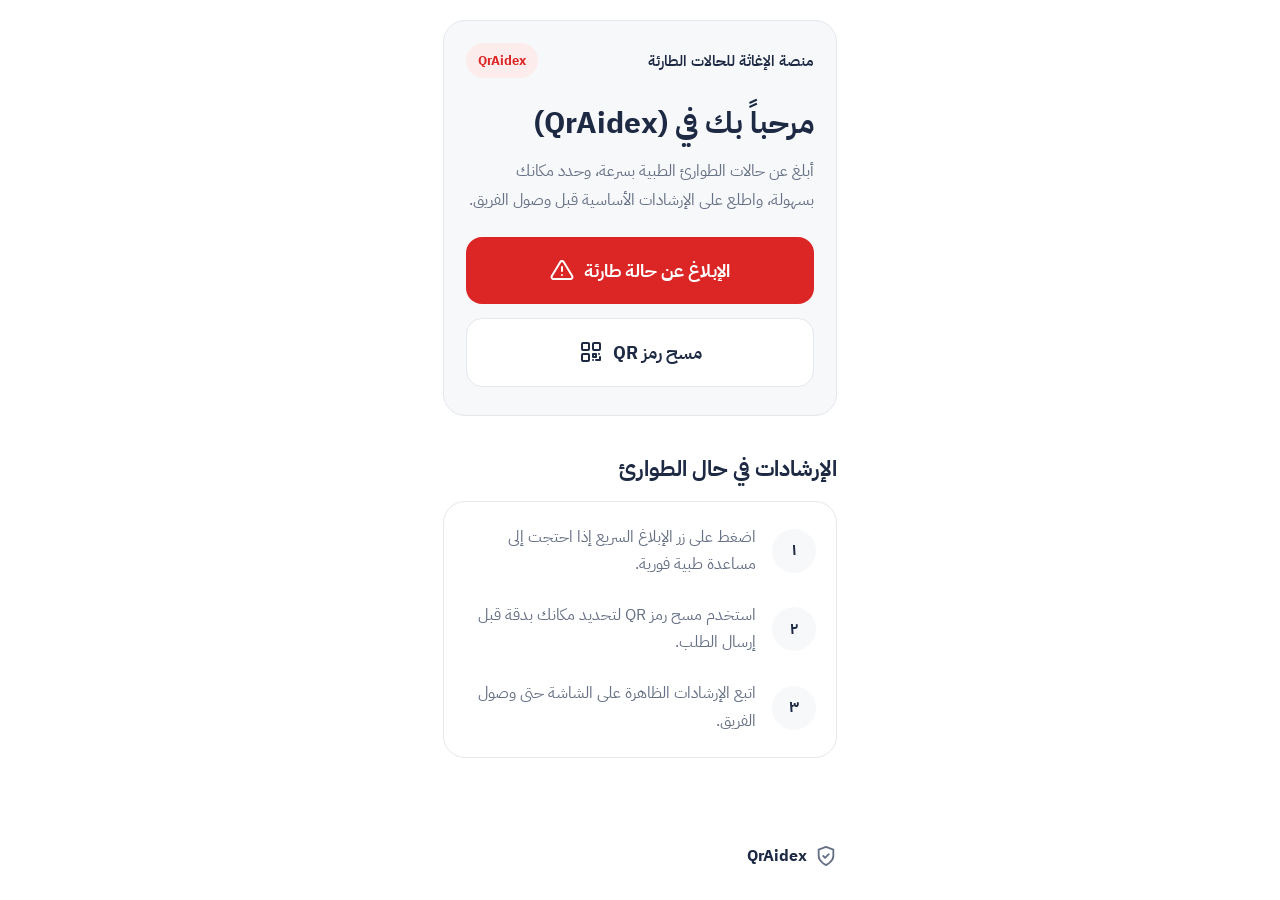
<file: fan/index.html>
<!DOCTYPE html>
<html lang="ar" dir="rtl">
<head>
  <meta charset="UTF-8">
  <meta name="viewport" content="width=device-width, initial-scale=1.0">
  <title>QrAidex</title>
  <link rel="preconnect" href="https://fonts.googleapis.com">
  <link href="https://fonts.googleapis.com/css2?family=IBM+Plex+Sans+Arabic:wght@400;600;700&display=swap" rel="stylesheet">
  <link rel="stylesheet" href="pages.css">
</head>
<body>
  <main class="page">

    <section class="hero">
      <div class="hero-top">
        <span class="subtitle">منصة الإغاثة للحالات الطارئة</span>
        <span class="badge">QrAidex</span>
      </div>

      <h1>مرحباً بك في <span>(QrAidex)</span></h1>
      <p>أبلغ عن حالات الطوارئ الطبية بسرعة، وحدد مكانك بسهولة، واطلع على الإرشادات الأساسية قبل وصول الفريق.</p>

      <a class="btn btn-danger" id="reportBtn" href="report.html">
        الإبلاغ عن حالة طارئة
        <svg width="24" height="24" viewBox="0 0 24 24" fill="none" stroke="currentColor" stroke-width="2" stroke-linecap="round" stroke-linejoin="round">
          <path d="M10.3 3.9 1.8 18a2 2 0 0 0 1.7 3h17a2 2 0 0 0 1.7-3L13.7 3.9a2 2 0 0 0-3.4 0z"/>
          <line x1="12" y1="9" x2="12" y2="13"/>
          <line x1="12" y1="17" x2="12.01" y2="17"/>
        </svg>
      </a>

      <a class="btn btn-light" id="qrBtn" href="report.html">
        مسح رمز QR
        <svg width="24" height="24" viewBox="0 0 24 24" fill="none" stroke="currentColor" stroke-width="2" stroke-linecap="round" stroke-linejoin="round">
          <rect x="3" y="3" width="7" height="7" rx="1"/>
          <rect x="14" y="3" width="7" height="7" rx="1"/>
          <rect x="3" y="14" width="7" height="7" rx="1"/>
          <path d="M14 14h3v3h-3zM20 14v.01M14 20h.01M17 20h4v-3"/>
        </svg>
      </a>
    </section>

    <section class="guide">
      <h2>الإرشادات في حال الطوارئ</h2>
      <div class="steps">
        <div class="step"><span class="step-num">١</span><span>اضغط على زر الإبلاغ السريع إذا احتجت إلى مساعدة طبية فورية.</span></div>
        <div class="step"><span class="step-num">٢</span><span>استخدم مسح رمز QR لتحديد مكانك بدقة قبل إرسال الطلب.</span></div>
        <div class="step"><span class="step-num">٣</span><span>اتبع الإرشادات الظاهرة على الشاشة حتى وصول الفريق.</span></div>
      </div>
    </section>

    <footer class="footer">
      <svg width="22" height="22" viewBox="0 0 24 24" fill="none" stroke="currentColor" stroke-width="2" stroke-linecap="round" stroke-linejoin="round">
        <path d="M12 22s8-4 8-10V5l-8-3-8 3v7c0 6 8 10 8 10z"/>
        <path d="m9 12 2 2 4-4"/>
      </svg>
      <span>QrAidex</span>
    </footer>

  </main>

  <script>
    var q = location.search;
    document.getElementById('reportBtn').href = 'report.html' + q;
    document.getElementById('qrBtn').href = 'report.html' + q;
  </script>
</body>
</html>
</file>
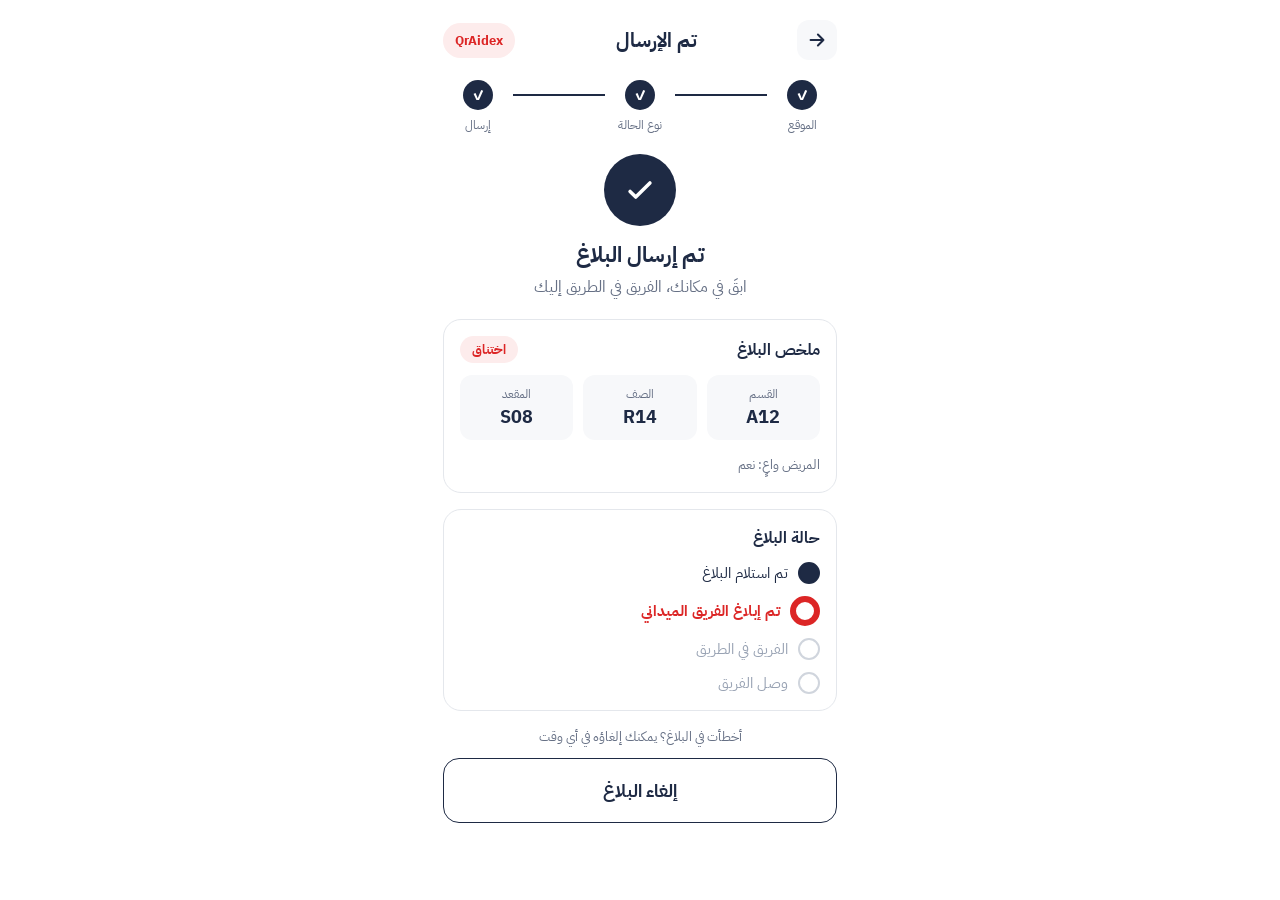
<file: sent.html>
<!DOCTYPE html>
<html lang="ar" dir="rtl">
<head>
  <meta charset="UTF-8">
  <meta name="viewport" content="width=device-width, initial-scale=1.0">
  <title>QrAidex - تم الإرسال</title>
  <link rel="preconnect" href="https://fonts.googleapis.com">
  <link href="https://fonts.googleapis.com/css2?family=IBM+Plex+Sans+Arabic:wght@400;600;700&display=swap" rel="stylesheet">
  <link rel="stylesheet" href="sent.css">
</head>
<body>
  <main class="page">

    <header class="topbar">
      <a href="index.html" class="back">
        <svg width="22" height="22" viewBox="0 0 24 24" fill="none" stroke="currentColor" stroke-width="2.2" stroke-linecap="round" stroke-linejoin="round"><path d="M5 12h14M13 6l6 6-6 6"/></svg>
      </a>
      <h1 class="topbar-title">تم الإرسال</h1>
      <span class="badge">QrAidex</span>
    </header>

    <div class="stepper">
      <div class="st"><span class="dot">✓</span><small>الموقع</small></div>
      <div class="line"></div>
      <div class="st"><span class="dot">✓</span><small>نوع الحالة</small></div>
      <div class="line"></div>
      <div class="st"><span class="dot">✓</span><small>إرسال</small></div>
    </div>

    <div class="success">
      <span class="success-icon">
        <svg width="34" height="34" viewBox="0 0 24 24" fill="none" stroke="currentColor" stroke-width="2.5" stroke-linecap="round" stroke-linejoin="round"><path d="M5 13l4 4L19 7"/></svg>
      </span>
      <h2>تم إرسال البلاغ</h2>
      <p>ابقَ في مكانك، الفريق في الطريق إليك</p>
    </div>

    <section class="card">
      <div class="row-between">
        <strong>ملخص البلاغ</strong>
        <span class="tag" id="typeTag">اختناق</span>
      </div>
      <div class="loc-grid">
        <div class="loc"><small>القسم</small><b>A12</b></div>
        <div class="loc"><small>الصف</small><b>R14</b></div>
        <div class="loc"><small>المقعد</small><b>S08</b></div>
      </div>
      <small class="muted" id="consciousText">المريض واعٍ: نعم</small>
    </section>

    <section class="card">
      <strong>حالة البلاغ</strong>
      <ul class="timeline">
        <li class="done">تم استلام البلاغ</li>
        <li class="current">تم إبلاغ الفريق الميداني</li>
        <li>الفريق في الطريق</li>
        <li>وصل الفريق</li>
      </ul>
    </section>

    <p class="note">أخطأت في البلاغ؟ يمكنك إلغاؤه في أي وقت</p>
    <button class="btn-cancel" id="cancelBtn">إلغاء البلاغ</button>

  </main>

  <script>
    var params = new URLSearchParams(location.search);
    if (params.get('type')) document.getElementById('typeTag').textContent = params.get('type');
    if (params.get('c')) document.getElementById('consciousText').textContent = 'المريض واعٍ: ' + params.get('c');

    document.getElementById('cancelBtn').addEventListener('click', function () {
      if (confirm('هل تريد إلغاء البلاغ؟')) location.href = 'index.html';
    });
  </script>
</body>
</html>
</file>
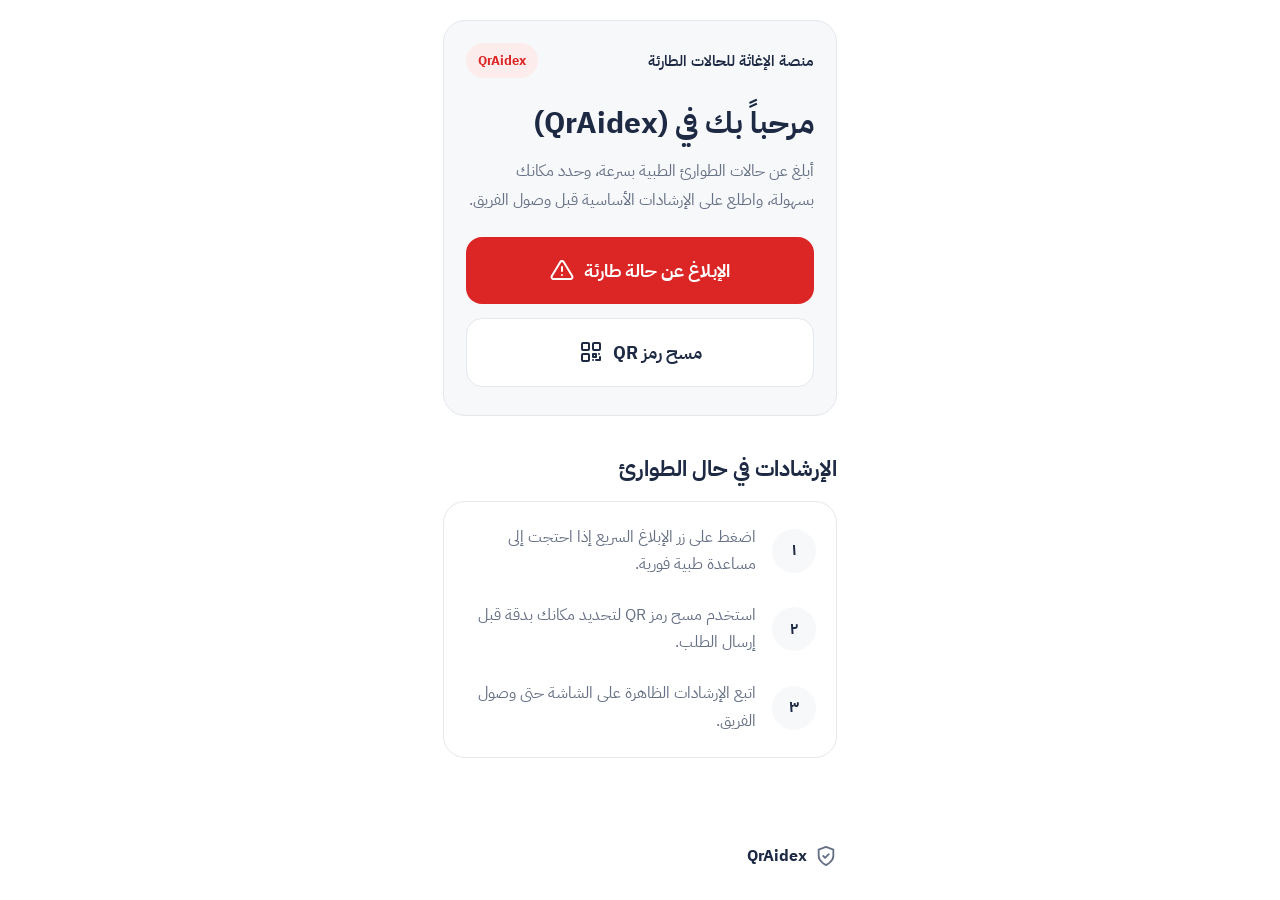
<file: fan/home.html>
<!DOCTYPE html>
<html lang="ar" dir="rtl">
<head>
  <meta charset="UTF-8">
  <meta name="viewport" content="width=device-width, initial-scale=1.0">
  <title>QrAidex</title>
  <link rel="preconnect" href="https://fonts.googleapis.com">
  <link href="https://fonts.googleapis.com/css2?family=IBM+Plex+Sans+Arabic:wght@400;600;700&display=swap" rel="stylesheet">
  <link rel="stylesheet" href="pages.css">
</head>
<body>
  <main class="page">

    <section class="hero">
      <div class="hero-top">
        <span class="subtitle">منصة الإغاثة للحالات الطارئة</span>
        <span class="badge">QrAidex</span>
      </div>

      <h1>مرحباً بك في <span>(QrAidex)</span></h1>
      <p>أبلغ عن حالات الطوارئ الطبية بسرعة، وحدد مكانك بسهولة، واطلع على الإرشادات الأساسية قبل وصول الفريق.</p>

      <a class="btn btn-danger" id="reportBtn" href="index.html">
        الإبلاغ عن حالة طارئة
        <svg width="24" height="24" viewBox="0 0 24 24" fill="none" stroke="currentColor" stroke-width="2" stroke-linecap="round" stroke-linejoin="round">
          <path d="M10.3 3.9 1.8 18a2 2 0 0 0 1.7 3h17a2 2 0 0 0 1.7-3L13.7 3.9a2 2 0 0 0-3.4 0z"/>
          <line x1="12" y1="9" x2="12" y2="13"/>
          <line x1="12" y1="17" x2="12.01" y2="17"/>
        </svg>
      </a>

      <a class="btn btn-light" id="qrBtn" href="index.html">
        مسح رمز QR
        <svg width="24" height="24" viewBox="0 0 24 24" fill="none" stroke="currentColor" stroke-width="2" stroke-linecap="round" stroke-linejoin="round">
          <rect x="3" y="3" width="7" height="7" rx="1"/>
          <rect x="14" y="3" width="7" height="7" rx="1"/>
          <rect x="3" y="14" width="7" height="7" rx="1"/>
          <path d="M14 14h3v3h-3zM20 14v.01M14 20h.01M17 20h4v-3"/>
        </svg>
      </a>
    </section>

    <section class="guide">
      <h2>الإرشادات في حال الطوارئ</h2>
      <div class="steps">
        <div class="step"><span class="step-num">١</span><span>اضغط على زر الإبلاغ السريع إذا احتجت إلى مساعدة طبية فورية.</span></div>
        <div class="step"><span class="step-num">٢</span><span>استخدم مسح رمز QR لتحديد مكانك بدقة قبل إرسال الطلب.</span></div>
        <div class="step"><span class="step-num">٣</span><span>اتبع الإرشادات الظاهرة على الشاشة حتى وصول الفريق.</span></div>
      </div>
    </section>

    <footer class="footer">
      <svg width="22" height="22" viewBox="0 0 24 24" fill="none" stroke="currentColor" stroke-width="2" stroke-linecap="round" stroke-linejoin="round">
        <path d="M12 22s8-4 8-10V5l-8-3-8 3v7c0 6 8 10 8 10z"/>
        <path d="m9 12 2 2 4-4"/>
      </svg>
      <span>QrAidex</span>
    </footer>

  </main>

  <script>
    var q = location.search;
    document.getElementById('reportBtn').href = 'index.html' + q;
    document.getElementById('qrBtn').href = 'index.html' + q;
  </script>
</body>
</html>
</file>
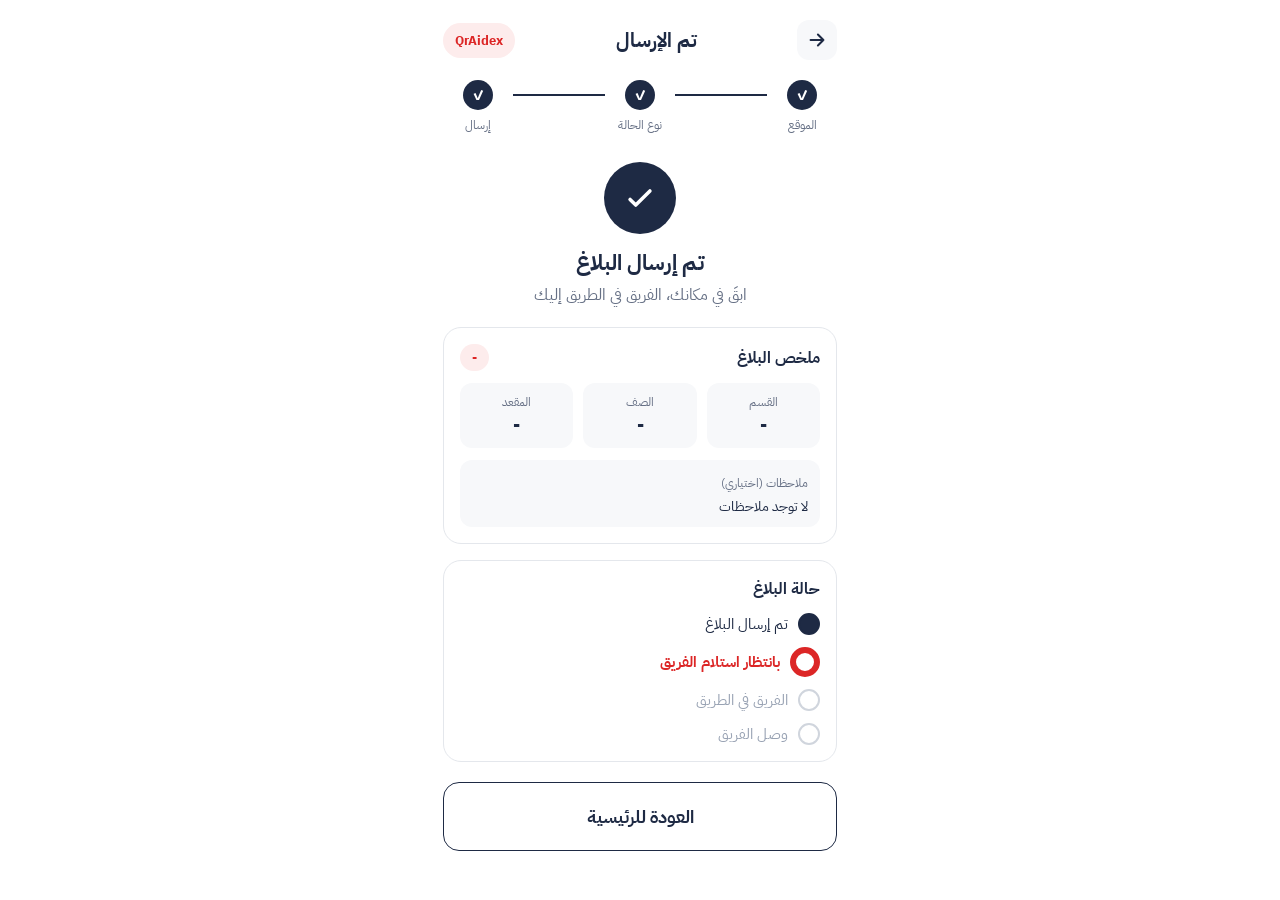
<file: fan/sent.html>
<!DOCTYPE html>
<html lang="ar" dir="rtl">
<head>
  <meta charset="UTF-8">
  <meta name="viewport" content="width=device-width, initial-scale=1.0">
  <title>QrAidex - تم الإرسال</title>
  <link rel="preconnect" href="https://fonts.googleapis.com">
  <link href="https://fonts.googleapis.com/css2?family=IBM+Plex+Sans+Arabic:wght@400;600;700&display=swap" rel="stylesheet">
  <link rel="stylesheet" href="pages.css">
</head>
<body>
  <main class="page">

    <header class="topbar">
      <a href="home.html" class="back">
        <svg width="22" height="22" viewBox="0 0 24 24" fill="none" stroke="currentColor" stroke-width="2.2" stroke-linecap="round" stroke-linejoin="round"><path d="M5 12h14M13 6l6 6-6 6"/></svg>
      </a>
      <h1 class="topbar-title">تم الإرسال</h1>
      <span class="badge">QrAidex</span>
    </header>

    <div class="stepper">
      <div class="st"><span class="dot">✓</span><small>الموقع</small></div>
      <div class="line"></div>
      <div class="st"><span class="dot">✓</span><small>نوع الحالة</small></div>
      <div class="line"></div>
      <div class="st"><span class="dot">✓</span><small>إرسال</small></div>
    </div>

    <div class="success">
      <span class="success-icon">
        <svg width="34" height="34" viewBox="0 0 24 24" fill="none" stroke="currentColor" stroke-width="2.5" stroke-linecap="round" stroke-linejoin="round"><path d="M5 13l4 4L19 7"/></svg>
      </span>
      <h2>تم إرسال البلاغ</h2>
      <p>ابقَ في مكانك، الفريق في الطريق إليك</p>
    </div>

    <section class="card">
      <div class="row-between">
        <strong>ملخص البلاغ</strong>
        <span class="tag" id="typeTag">-</span>
      </div>
      <div class="loc-grid">
        <div class="loc"><small>القسم</small><b id="locSection">-</b></div>
        <div class="loc"><small>الصف</small><b id="locRow">-</b></div>
        <div class="loc"><small>المقعد</small><b id="locSeat">-</b></div>
      </div>
      <small class="muted" id="consciousText"></small>
      <div class="note-box">
        <small>ملاحظات (اختياري)</small>
        <p id="noteText">لا توجد ملاحظات</p>
      </div>
    </section>

    <section class="card">
      <strong>حالة البلاغ</strong>
      <ul class="timeline">
        <li class="done">تم إرسال البلاغ</li>
        <li class="current">بانتظار استلام الفريق</li>
        <li>الفريق في الطريق</li>
        <li>وصل الفريق</li>
      </ul>
    </section>

    <a class="btn btn-outline" href="home.html">العودة للرئيسية</a>

  </main>

  <script>
    var p = new URLSearchParams(location.search);

    var seat = (p.get('seat') || '').split('-');
    if (seat.length === 3) {
      document.getElementById('locSection').textContent = seat[0];
      document.getElementById('locRow').textContent = seat[1];
      document.getElementById('locSeat').textContent = seat[2];
    }
    if (p.get('type')) document.getElementById('typeTag').textContent = p.get('type');
    if (p.get('c')) document.getElementById('consciousText').textContent = 'المريض واعٍ: ' + (p.get('c') === 'true' ? 'نعم' : 'لا');
    if (p.get('note')) document.getElementById('noteText').textContent = p.get('note');
  </script>
</body>
</html>
</file>
<file: fan/pages.css>
* { margin: 0; padding: 0; box-sizing: border-box; }

body {
  font-family: "IBM Plex Sans Arabic", "Tajawal", system-ui, sans-serif;
  background: #FFFFFF;
  color: #1E2A44;
  direction: rtl;
}

a { color: inherit; text-decoration: none; }

.page {
  max-width: 430px;
  margin: 0 auto;
  padding: 20px 18px 32px;
  min-height: 100vh;
  display: flex;
  flex-direction: column;
}

.badge {
  background: #FDECEC;
  color: #DC2626;
  font-size: 13px;
  font-weight: 700;
  padding: 8px 12px;
  border-radius: 999px;
  direction: ltr;
}

.btn {
  width: 100%;
  display: flex;
  align-items: center;
  justify-content: center;
  gap: 10px;
  font-family: inherit;
  font-size: 18px;
  font-weight: 700;
  border: none;
  border-radius: 16px;
  padding: 20px;
  cursor: pointer;
}

.btn-danger { background: #DC2626; color: #FFFFFF; margin-bottom: 14px; }
.btn-danger:hover { background: #B91C1C; }
.btn-light { background: #FFFFFF; color: #1E2A44; border: 1px solid #E4E7EC; }
.btn-outline { background: #FFFFFF; color: #1E2A44; border: 1.5px solid #1E2A44; margin-top: 4px; }

.hero {
  background: #F7F8FA;
  border: 1px solid #E4E7EC;
  border-radius: 22px;
  padding: 22px 22px 28px;
}

.hero-top {
  display: flex;
  justify-content: space-between;
  align-items: center;
  margin-bottom: 22px;
}

.subtitle { font-size: 15px; font-weight: 600; }

.hero h1 { font-size: 30px; font-weight: 700; margin-bottom: 12px; }
.hero h1 span { direction: ltr; unicode-bidi: isolate; }

.hero p {
  font-size: 16px;
  line-height: 1.8;
  color: #667085;
  margin-bottom: 22px;
}

.guide { margin-top: 36px; }
.guide h2 { font-size: 22px; font-weight: 700; margin-bottom: 16px; }

.steps {
  border: 1px solid #E4E7EC;
  border-radius: 22px;
  padding: 10px 20px;
}

.step {
  display: flex;
  align-items: center;
  gap: 16px;
  padding: 12px 0;
  font-size: 16px;
  line-height: 1.7;
  color: #667085;
}

.step-num {
  flex-shrink: 0;
  width: 44px;
  height: 44px;
  border-radius: 50%;
  background: #F7F8FA;
  color: #1E2A44;
  font-weight: 700;
  display: flex;
  align-items: center;
  justify-content: center;
}

.footer {
  margin-top: auto;
  padding-top: 40px;
  display: flex;
  align-items: center;
  gap: 8px;
  font-weight: 700;
}

.footer svg { color: #667085; }

.topbar {
  display: flex;
  align-items: center;
  justify-content: space-between;
  margin-bottom: 20px;
}

.back {
  width: 40px;
  height: 40px;
  display: flex;
  align-items: center;
  justify-content: center;
  border-radius: 12px;
  background: #F7F8FA;
}

.topbar-title { font-size: 20px; font-weight: 700; }

.stepper { display: flex; align-items: flex-start; margin-bottom: 20px; }

.st { display: flex; flex-direction: column; align-items: center; gap: 6px; width: 70px; }
.st small { font-size: 12px; color: #667085; }

.dot {
  width: 30px;
  height: 30px;
  border-radius: 50%;
  display: flex;
  align-items: center;
  justify-content: center;
  font-size: 14px;
  font-weight: 700;
  background: #1E2A44;
  color: #FFFFFF;
}

.line { flex: 1; height: 2px; background: #1E2A44; margin-top: 14px; }

.success { text-align: center; margin: 8px 0 20px; }

.success-icon {
  width: 72px;
  height: 72px;
  border-radius: 50%;
  background: #1E2A44;
  color: #FFFFFF;
  display: inline-flex;
  align-items: center;
  justify-content: center;
  margin-bottom: 12px;
}

.success h2 { font-size: 22px; margin-bottom: 4px; }
.success p { color: #667085; }

.card {
  border: 1px solid #E4E7EC;
  border-radius: 18px;
  padding: 16px;
  margin-bottom: 16px;
}

.row-between { display: flex; justify-content: space-between; align-items: center; }

.tag {
  background: #FDECEC;
  color: #DC2626;
  font-size: 13px;
  font-weight: 700;
  padding: 4px 12px;
  border-radius: 999px;
}

.loc-grid {
  display: grid;
  grid-template-columns: repeat(3, 1fr);
  gap: 10px;
  margin: 12px 0;
}

.loc {
  background: #F7F8FA;
  border-radius: 12px;
  padding: 10px;
  display: flex;
  flex-direction: column;
  align-items: center;
}

.loc small { font-size: 12px; color: #667085; }
.loc b { font-size: 18px; direction: ltr; }

.muted { color: #667085; font-size: 13px; }

.note-box {
  background: #F7F8FA;
  border-radius: 12px;
  padding: 10px 12px;
  margin-top: 12px;
}

.note-box small { font-size: 12px; color: #667085; }
.note-box p { font-size: 14px; margin-top: 2px; }

.timeline {
  list-style: none;
  margin-top: 12px;
  display: flex;
  flex-direction: column;
  gap: 12px;
}

.timeline li {
  display: flex;
  align-items: center;
  gap: 10px;
  font-size: 15px;
  color: #98A2B3;
}

.timeline li::before {
  content: "";
  width: 18px;
  height: 18px;
  border-radius: 50%;
  border: 2px solid #D0D5DD;
  flex-shrink: 0;
}

.timeline li.done { color: #1E2A44; }
.timeline li.done::before { background: #1E2A44; border-color: #1E2A44; }
.timeline li.current { color: #DC2626; font-weight: 700; }
.timeline li.current::before { border: 6px solid #DC2626; }
</file>
<file: sent.css>
* { margin: 0; padding: 0; box-sizing: border-box; }

body {
  font-family: "IBM Plex Sans Arabic", "Tajawal", system-ui, sans-serif;
  background: #FFFFFF;
  color: #1E2A44;
  direction: rtl;
}

a { color: inherit; text-decoration: none; }

.page {
  max-width: 430px;
  margin: 0 auto;
  padding: 20px 18px 32px;
}

/* الشريط العلوي */
.topbar {
  display: flex;
  align-items: center;
  justify-content: space-between;
  margin-bottom: 20px;
}

.back {
  width: 40px;
  height: 40px;
  display: flex;
  align-items: center;
  justify-content: center;
  border-radius: 12px;
  background: #F7F8FA;
}

.topbar-title { font-size: 20px; font-weight: 700; }

.badge {
  background: #FDECEC;
  color: #DC2626;
  font-size: 13px;
  font-weight: 700;
  padding: 8px 12px;
  border-radius: 999px;
}

/* الخطوات */
.stepper {
  display: flex;
  align-items: flex-start;
  margin-bottom: 20px;
}

.st {
  display: flex;
  flex-direction: column;
  align-items: center;
  gap: 6px;
  width: 70px;
}

.st small { font-size: 12px; color: #667085; }

.dot {
  width: 30px;
  height: 30px;
  border-radius: 50%;
  display: flex;
  align-items: center;
  justify-content: center;
  font-size: 14px;
  font-weight: 700;
  background: #1E2A44;
  color: #FFFFFF;
}

.line { flex: 1; height: 2px; background: #1E2A44; margin-top: 14px; }

/* علامة النجاح */
.success { text-align: center; margin: 8px 0 20px; }

.success-icon {
  width: 72px;
  height: 72px;
  border-radius: 50%;
  background: #1E2A44;
  color: #FFFFFF;
  display: inline-flex;
  align-items: center;
  justify-content: center;
  margin-bottom: 12px;
}

.success h2 { font-size: 22px; margin-bottom: 4px; }
.success p { color: #667085; }

/* البطاقات */
.card {
  border: 1px solid #E4E7EC;
  border-radius: 18px;
  padding: 16px;
  margin-bottom: 16px;
}

.row-between { display: flex; justify-content: space-between; align-items: center; }

.tag {
  background: #FDECEC;
  color: #DC2626;
  font-size: 13px;
  font-weight: 700;
  padding: 4px 12px;
  border-radius: 999px;
}

.loc-grid {
  display: grid;
  grid-template-columns: repeat(3, 1fr);
  gap: 10px;
  margin: 12px 0;
}

.loc {
  background: #F7F8FA;
  border-radius: 12px;
  padding: 10px;
  display: flex;
  flex-direction: column;
  align-items: center;
}

.loc small { font-size: 12px; color: #667085; }
.loc b { font-size: 18px; }

.muted { color: #667085; font-size: 13px; }

/* حالة البلاغ */
.timeline {
  list-style: none;
  margin-top: 12px;
  display: flex;
  flex-direction: column;
  gap: 12px;
}

.timeline li {
  display: flex;
  align-items: center;
  gap: 10px;
  font-size: 15px;
  color: #98A2B3;
}

.timeline li::before {
  content: "";
  width: 18px;
  height: 18px;
  border-radius: 50%;
  border: 2px solid #D0D5DD;
  flex-shrink: 0;
}

.timeline li.done { color: #1E2A44; }
.timeline li.done::before { background: #1E2A44; border-color: #1E2A44; }
.timeline li.current { color: #DC2626; font-weight: 700; }
.timeline li.current::before { border: 6px solid #DC2626; }

/* زر الإلغاء */
.note { text-align: center; font-size: 13px; color: #667085; margin: 4px 0 12px; }

.btn-cancel {
  width: 100%;
  font-family: inherit;
  font-size: 18px;
  font-weight: 700;
  padding: 18px;
  border-radius: 16px;
  border: 1.5px solid #1E2A44;
  background: #FFFFFF;
  color: #1E2A44;
  cursor: pointer;
}
</file>
